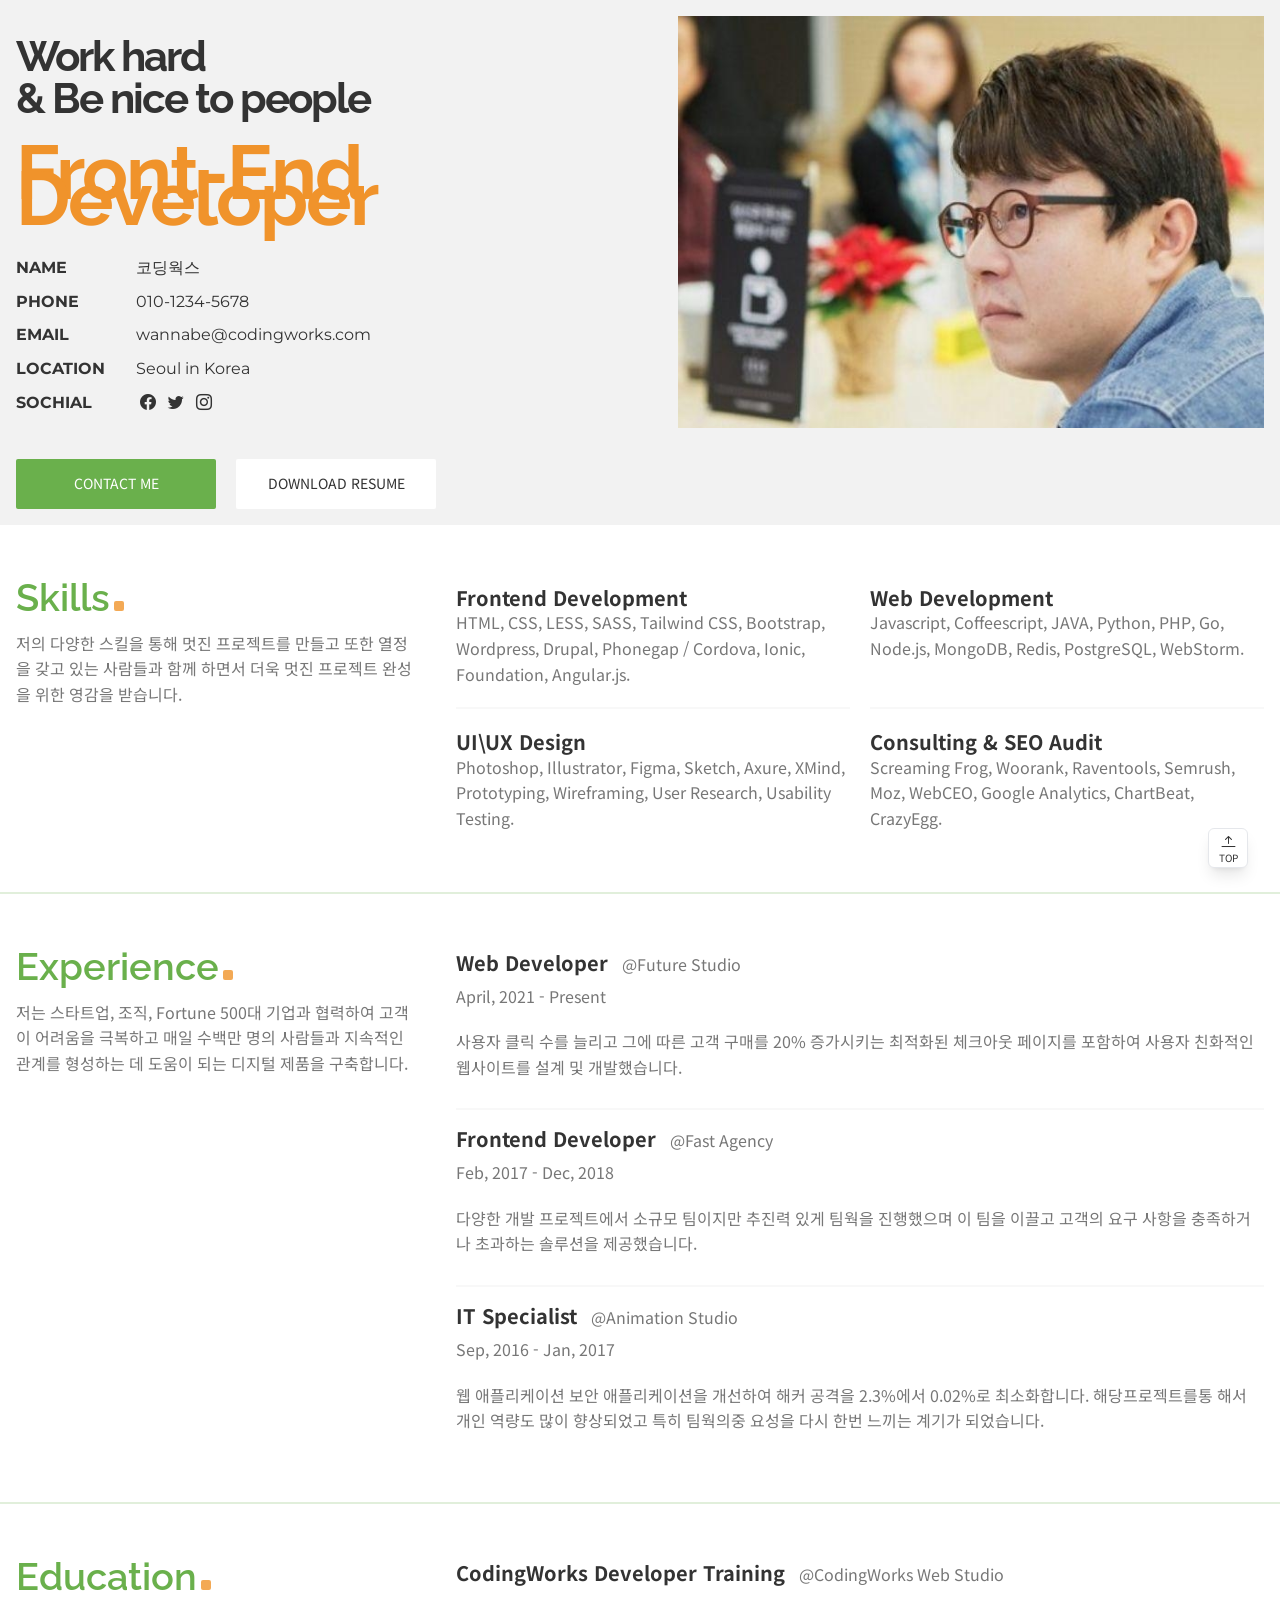
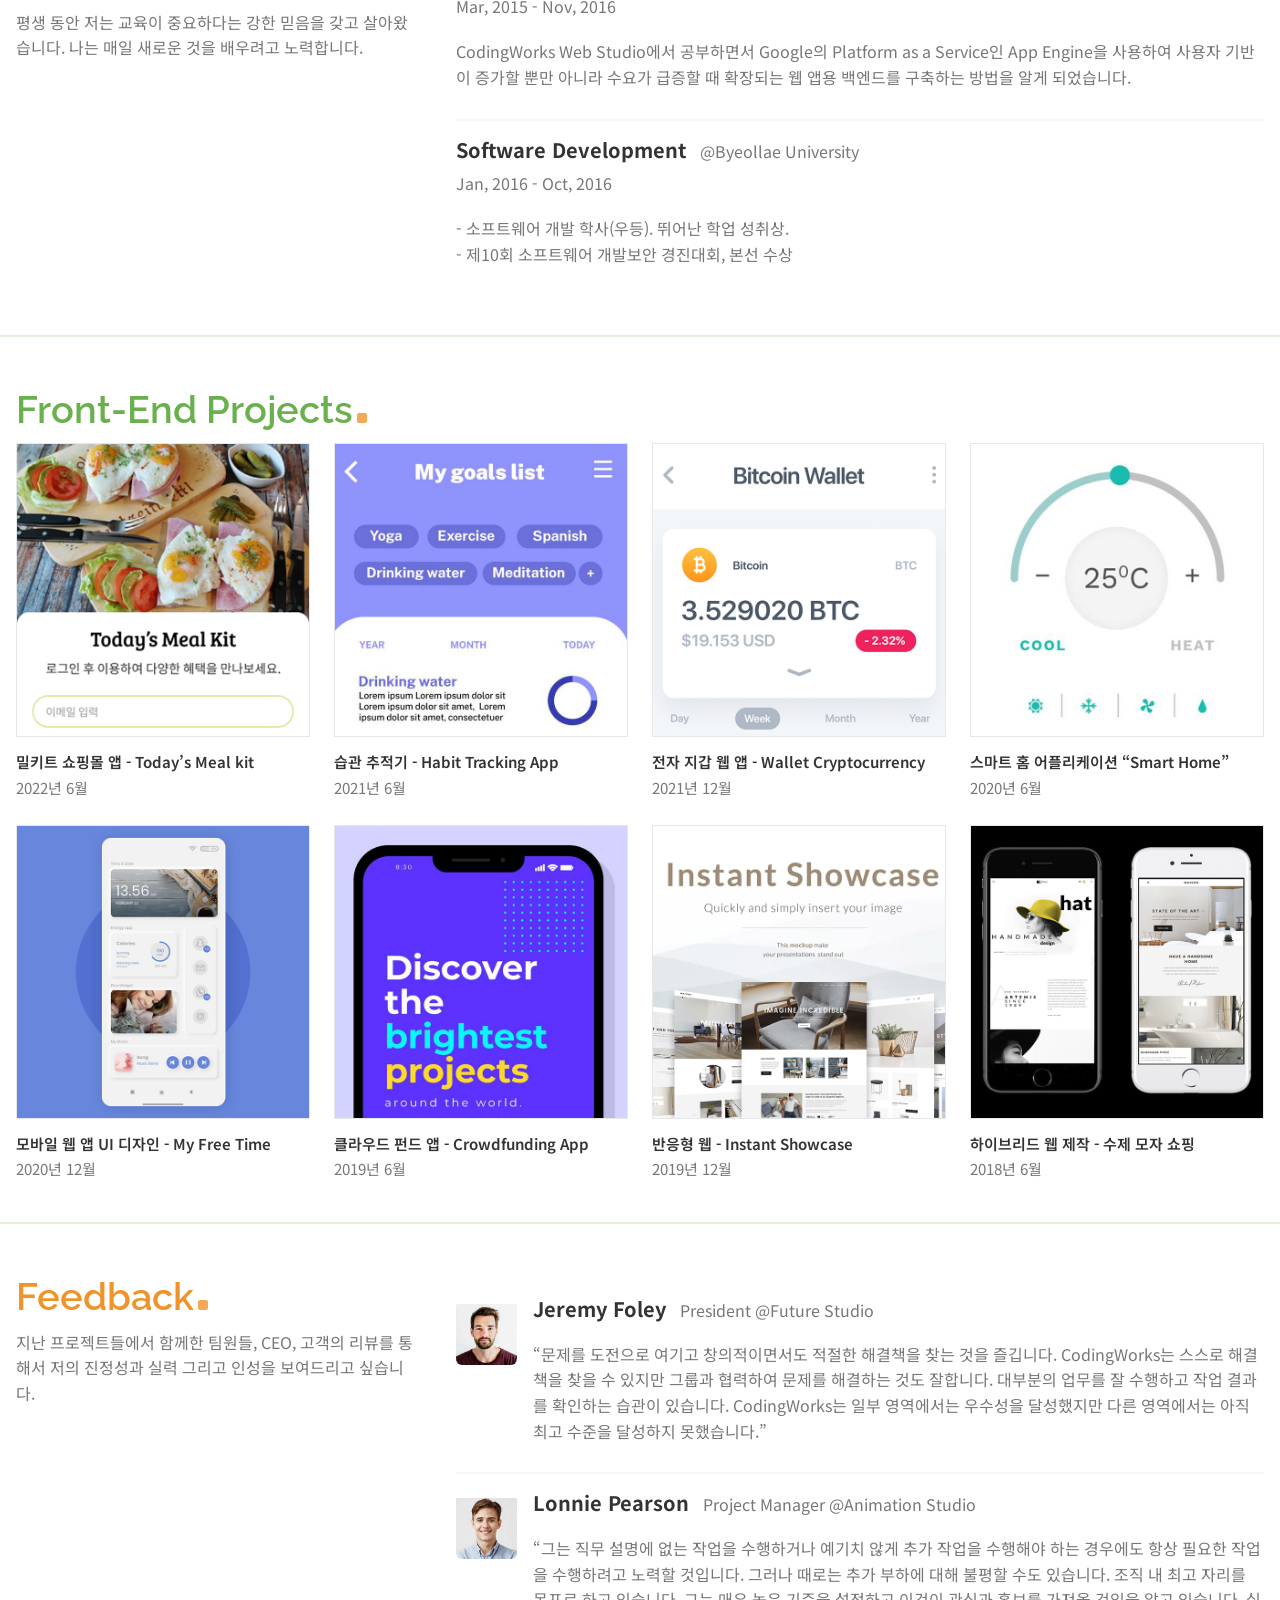
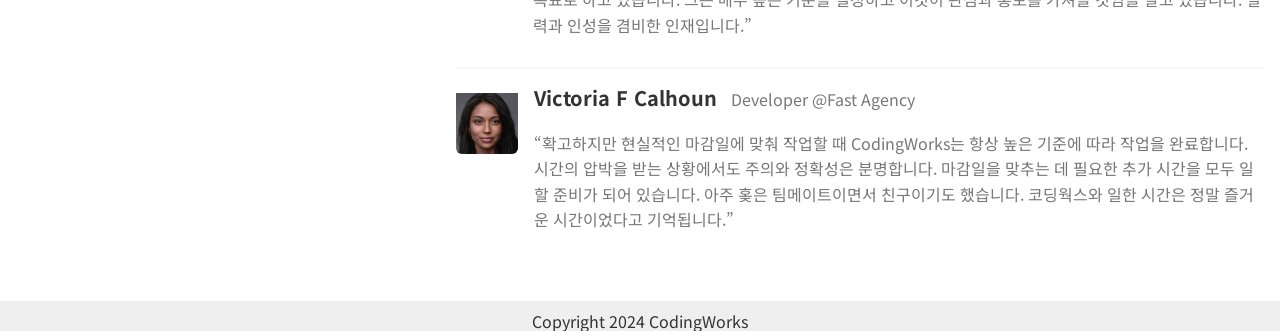
<file: [다운로드]+Tailwind+CSS(v3.4.1)+이론+및+실전+예제+완성본/[다운로드] 섹션 4. Tailwind CSS 반응형 개인 포트폴리오 커리어 웹페이지/02) Tailwind CSS로 반응형 웹 이력서 & 포트폴리오/Frontend-Resume-Portfolio/dist/index.html>
<!DOCTYPE html>
<html lang="ko" class="scroll-smooth">
<head>
  <meta charset="UTF-8">
  <meta name="viewport" content="width=device-width, initial-scale=1.0">
  <title>코딩웍스, Frontend Developer Resume</title>
  <!-- Tailwind Output CSS -->
  <link rel="stylesheet" href="css/output.css">
  <!-- <style>
    html {
      scroll-behavior: smooth;
    }
  </style> -->
</head>
<body>

  <div>
    <section class="intro bg-[#F2F2F2]" id="introduction">
      <div class="content-area flex justify-between md:flex-row flex-col py-4">
        <div>
          <h2 class="font-raleway md:text-[42px] text-[28px] font-bold leading-[1em] tracking-[-2px]">Work hard<br>& Be nice to people</h2>
          <h1 class="font-raleway md:text-[76px] text-[38px] font-bold text-deeporange tracking-[-2px] md:my-10 my-5">Front-End Developer</h1>
          <div class="md:max-w-[420px] w-full">
            <ul class="font-montserrat [&>li]:flex [&>li]:justify-between [&>li]:py-1 [&>li>b]:w-[120px] [&>li>span]:flex-1">
              <li><b>NAME</b><span>코딩웍스</span></li>
              <li><b>PHONE</b><span>010-1234-5678</span></li>
              <li><b>EMAIL</b><span>wannabe@codingworks.com</span></li>
              <li><b>LOCATION</b><span>Seoul in Korea</span></li>
              <li>
                <b>SOCHIAL</b>
                <span class="[&>a:hover]:text-deepgreen [&>a]:mx-1">
                  <a href="#none"><i class="bi bi-facebook"></i></a>
                  <a href="#none"><i class="bi bi-twitter"></i></a>
                  <a href="#none"><i class="bi bi-instagram"></i></a>
                </span>
              </li>
            </ul>
            <div class="flex gap-5 mt-10">
              <button class="bg-deepgreen text-white uppercase rounded-sm flex-1 p-3 text-[14px] hover:shadow-xl transition-all duration-300">contact me</button>
              <button class="bg-white uppercase rounded-sm flex-1 p-3 text-[14px] hover:shadow-xl transition-all duration-300">download resume</button>
            </div>
          </div>
        </div>
        <picture class="md:order-last order-first">
          <source media="(max-width: 767px)" srcset="images/codingworks-square.jpg">
          <img src="images/codingworks-blob.png" alt="codingworks thum">
        </picture>
        <!-- <div>
          <img src="images/codingworks-blob.png" alt="codingworks thum">
        </div> -->
      </div>
    </section>
    <section class="skills border-b-2 border-deepgreen/20">
      <div class="content-area flex gap-10 md:flex-row flex-col">
        <div class="md:basis-[400px]">
          <div class="section-title">
            <h2>Skills</h2>
            <p>
              저의 다양한 스킬을 통해 멋진 프로젝트를 만들고 또한 열정을 갖고 있는 사람들과 함께 하면서 더욱 멋진 프로젝트 완성을 위한 영감을 받습니다.
            </p>
          </div>
        </div>
        <div class="flex-1">
          <div class="flex gap-5 md:flex-row flex-col">
            <div class="flex-1 border-b-2 border-linecolor py-5">
              <h4 class="text-[20px] font-bold">Frontend Development</h4>
              <p class="text-silverblack">
                HTML, CSS, LESS, SASS, Tailwind CSS, Bootstrap, Wordpress, Drupal, Phonegap / Cordova, Ionic, Foundation, Angular.js.
              </p>
            </div>
            <div class="flex-1 border-b-2 border-linecolor py-5">
              <h4 class="text-[20px] font-bold">Web Development</h4>
              <p class="text-silverblack">
                Javascript, Coffeescript, JAVA, Python, PHP, Go, Node.js, MongoDB, Redis, PostgreSQL, WebStorm. 
              </p>
            </div>
          </div>
          <div class="flex gap-5 md:flex-row flex-col">
            <div class="flex-1 py-5">
              <h4 class="text-[20px] font-bold">UI\UX Design</h4>
              <p class="text-silverblack">
                Photoshop, Illustrator, Figma, Sketch, Axure, XMind, Prototyping, Wireframing, User Research, Usability Testing.
              </p>
            </div>
            <div class="flex-1 py-5">
              <h4 class="text-[20px] font-bold">Consulting & SEO Audit</h4>
              <p class="text-silverblack">
                Screaming Frog, Woorank, Raventools, Semrush, Moz, WebCEO, Google Analytics, ChartBeat, CrazyEgg.
              </p>
            </div>
          </div>
        </div>
      </div>
    </section>
    <section class="experience border-b-2 border-deepgreen/20">
      <div class="content-area flex gap-10 md:flex-row flex-col">
        <div class="md:basis-[400px]">
          <div class="section-title">
            <h2>Experience</h2>
            <p>
              저는 스타트업, 조직, Fortune 500대 기업과 협력하여 고객이 어려움을 극복하고 매일 수백만 명의 사람들과 지속적인 관계를 형성하는 데 도움이 되는 디지털 제품을 구축합니다.
            </p>
          </div>
        </div>
        <div class="flex-1 [&>div]:border-b-2 [&>div]:border-linecolor [&>div:last-child]:border-none [&>div]:py-2">
          <div class="at-title">
            <h4>Web Developer <em>@Future Studio</em></h4>
            <span>April, 2021 - Present</span>
            <p>
              사용자 클릭 수를 늘리고 그에 따른 고객 구매를 20% 증가시키는 최적화된 체크아웃 페이지를 포함하여 사용자 친화적인 웹사이트를 설계 및 개발했습니다.
            </p>
          </div>
          <div class="at-title">
            <h4>Frontend Developer <em>@Fast Agency</em></h4>
            <span>Feb, 2017 - Dec, 2018</span>
            <p>
              다양한 개발 프로젝트에서 소규모 팀이지만 추진력 있게 팀웍을 진행했으며 이 팀을 이끌고 고객의 요구 사항을 충족하거나 초과하는 솔루션을 제공했습니다.
            </p>
          </div>
          <div class="at-title">
            <h4>IT Specialist <em>@Animation Studio</em></h4>
            <span>Sep, 2016 - Jan, 2017</span>
            <p>
              웹 애플리케이션 보안 애플리케이션을 개선하여 해커 공격을 2.3%에서 0.02%로 최소화합니다. 해당프로젝트를통 해서 개인 역량도 많이 향상되었고 특히 팀웍의중 요성을 다시 한번 느끼는 계기가 되었습니다.
            </p>
          </div>
        </div>
      </div>
    </section>
    <section class="education border-b-2 border-deepgreen/20">
      <div class="content-area flex gap-10 md:flex-row flex-col">
        <div class="md:basis-[400px]">
          <div class="section-title">
            <h2>Education</h2>
            <p>
              평생 동안 저는 교육이 중요하다는 강한 믿음을 갖고 살아왔습니다. 나는 매일 새로운 것을 배우려고 노력합니다.
            </p>
          </div>
        </div>
        <div class="flex-1 [&>div]:border-b-2 [&>div]:border-linecolor [&>div:last-child]:border-none [&>div]:py-2">
          <div class="at-title">
            <h4>CodingWorks Developer Training  <em>@CodingWorks Web Studio</em></h4>
            <span>Mar, 2015 - Nov, 2016</span>
            <p>
              CodingWorks Web Studio에서 공부하면서 Google의 Platform as a Service인 App Engine을 사용하여 사용자 기반이 증가할 뿐만 아니라 수요가 급증할 때 확장되는 웹 앱용 백엔드를 구축하는 방법을 알게 되었습니다.
            </p>
          </div>
          <div class="at-title">
            <h4>Software Development  <em>@Byeollae University</em></h4>
            <span>Jan, 2016 - Oct, 2016</span>
            <p>
              - 소프트웨어 개발 학사(우등). 뛰어난 학업 성취상.<br>
              - 제10회 소프트웨어 개발보안 경진대회, 본선 수상
            </p>
          </div>
        </div>
      </div>
    </section>
    <section class="frontend-projects border-b-2 border-deepgreen/20">
      <div class="content-area">
        <div class="section-title mb-4">
          <h2>Front-End Projects</h2>
        </div>
        <div class="grid md:grid-cols-4 grid-cols-2 gap-6">
          <div class="project-desc">
            <div>
              <img src="images/project-thum-01.png" alt="Project Thum">
            </div>
            <div>
              <h5>밀키트 쇼핑몰 앱 - Today’s Meal kit</h5>
              <span>2022년 6월</span>
            </div>
          </div>
          <div class="project-desc">
            <div>
              <img src="images/project-thum-02.png" alt="Project Thum">
            </div>
            <div>
              <h5>습관 추적기 - Habit Tracking App</h5>
              <span>2021년 6월</span>
            </div>
          </div>
          <div class="project-desc">
            <div>
              <img src="images/project-thum-03.png" alt="Project Thum">
            </div>
            <div>
              <h5>전자 지갑 웹 앱 - Wallet Cryptocurrency</h5>
              <span>2021년 12월</span>
            </div>
          </div>
          <div class="project-desc">
            <div>
              <img src="images/project-thum-04.png" alt="Project Thum">
            </div>
            <div>
              <h5>스마트 홈 어플리케이션 “Smart Home”</h5>
              <span>2020년 6월</span>
            </div>
          </div>
          <div class="project-desc">
            <div>
              <img src="images/project-thum-05.png" alt="Project Thum">
            </div>
            <div>
              <h5>모바일 웹 앱 UI 디자인 - My Free Time</h5>
              <span>2020년 12월</span>
            </div>
          </div>
          <div class="project-desc">
            <div>
              <img src="images/project-thum-06.png" alt="Project Thum">
            </div>
            <div>
              <h5>클라우드 펀드 앱 - Crowdfunding App</h5>
              <span>2019년 6월</span>
            </div>
          </div>
          <div class="project-desc">
            <div>
              <img src="images/project-thum-07.png" alt="Project Thum">
            </div>
            <div>
              <h5>반응형 웹 - Instant Showcase</h5>
              <span>2019년 12월</span>
            </div>
          </div>
          <div class="project-desc">
            <div>
              <img src="images/project-thum-08.png" alt="Project Thum">
            </div>
            <div>
              <h5>하이브리드 웹 제작 - 수제 모자 쇼핑</h5>
              <span>2018년 6월</span>
            </div>
          </div>
        </div>
      </div>
    </section>
    <section class="feedback">
      <div class="content-area flex gap-10 md:flex-row flex-col">
        <div class="md:basis-[400px]">
          <div class="section-title">
            <h2 class="!text-deeporange">Feedback</h2>
            <p>
              지난 프로젝트들에서 함께한 팀원들, CEO, 고객의 리뷰를 통해서 저의 진정성과 실력 그리고 인성을 보여드리고 싶습니다.  
            </p>
          </div>
        </div>
        <div class="flex-1 [&>div]:border-b-2 [&>div]:border-linecolor [&>div:last-child]:border-none [&>div]:py-2 pt-4">
          <div class="flex gap-4">
            <div class="md:block hidden">
              <img class="rounded-md pt-4" src="images/feedback-face-01.jpg" alt="feedback face">
            </div>
            <div class="at-title">
              <h4>Jeremy Foley <em>President @Future Studio</em></h4>
              <p>
                <q>문제를 도전으로 여기고 창의적이면서도 적절한 해결책을 찾는 것을 즐깁니다. CodingWorks는 스스로 해결책을 찾을 수 있지만 그룹과 협력하여 문제를 해결하는 것도 잘합니다. 대부분의 업무를 잘 수행하고 작업 결과를 확인하는 습관이 있습니다. CodingWorks는 일부 영역에서는 우수성을 달성했지만 다른 영역에서는 아직 최고 수준을 달성하지 못했습니다.</q>
              </p>
            </div>
          </div>
          <div class="flex gap-4">
            <div class="md:block hidden">
              <img class="rounded-md pt-4" src="images/feedback-face-02.jpg" alt="feedback face">
            </div>
            <div class="at-title">
              <h4>Lonnie Pearson <em>Project Manager @Animation Studio</em></h4>
              <p>
                <q>그는 직무 설명에 없는 작업을 수행하거나 예기치 않게 추가 작업을 수행해야 하는 경우에도 항상 필요한 작업을 수행하려고 노력할 것입니다. 그러나 때로는 추가 부하에 대해 불평할 수도 있습니다. 조직 내 최고 자리를 목표로 하고 있습니다. 그는 매우 높은 기준을 설정하고 이것이 관심과 홍보를 가져올 것임을 알고 있습니다. 실력과 인성을 겸비한 인재입니다.</q>
              </p>
            </div>
          </div>
          <div class="flex gap-4">
            <div class="md:block hidden">
              <img class="rounded-md pt-4" src="images/feedback-face-03.jpg" alt="feedback face">
            </div>
            <div class="at-title">
              <h4>Victoria F Calhoun <em>Developer @Fast Agency</em></h4>
              <p>
                <q>확고하지만 현실적인 마감일에 맞춰 작업할 때 CodingWorks는 항상 높은 기준에 따라 작업을 완료합니다. 시간의 압박을 받는 상황에서도 주의와 정확성은 분명합니다. 마감일을 맞추는 데 필요한 추가 시간을 모두 일할 준비가 되어 있습니다. 아주 홎은 팀메이트이면서 친구이기도 했습니다. 코딩웍스와 일한 시간은 정말 즐거운 시간이었다고 기억됩니다.</q>
              </p>
            </div>
          </div>
        </div>
      </div>
    </section>
    <footer class="bg-[#EFEFEF] text-center p-2">
      <p>Copyright 2024 CodingWorks</p>
    </footer>
  </div>

  <a class="fixed right-8 bottom-8 size-[40px] border border-gray-200 rounded-md shadow-lg bg-white text-center" href="#introduction">
    <i class="bi bi-arrow-bar-up"></i>
    <span class="block text-[10px] uppercase translate-y-[-10px]">top</span>
  </a>
  
</body>
</html>
</file>
<file: [다운로드]+Tailwind+CSS(v3.4.1)+이론+및+실전+예제+완성본/[다운로드] 섹션 4. Tailwind CSS 반응형 개인 포트폴리오 커리어 웹페이지/02) Tailwind CSS로 반응형 웹 이력서 & 포트폴리오/Frontend-Resume-Portfolio/dist/css/output.css>
@import url('https://fonts.googleapis.com/css2?family=Noto+Sans+KR:wght@100..900&family=Raleway:ital,wght@0,100..900;1,100..900&display=swap');

@import url('https://fonts.googleapis.com/css2?family=Montserrat:ital,wght@0,100..900;1,100..900&display=swap');

@import url('https://fonts.googleapis.com/css2?family=Raleway:ital,wght@0,100..900;1,100..900&display=swap');

@import url("https://cdn.jsdelivr.net/npm/bootstrap-icons@1.11.3/font/bootstrap-icons.min.css");

/* Google Web Font */

/* Bootstrap Icons */

/* ! tailwindcss v3.4.1 | MIT License | https://tailwindcss.com */

/*
1. Prevent padding and border from affecting element width. (https://github.com/mozdevs/cssremedy/issues/4)
2. Allow adding a border to an element by just adding a border-width. (https://github.com/tailwindcss/tailwindcss/pull/116)
*/

*,
::before,
::after {
  box-sizing: border-box;
  /* 1 */
  border-width: 0;
  /* 2 */
  border-style: solid;
  /* 2 */
  border-color: #e5e7eb;
  /* 2 */
}

::before,
::after {
  --tw-content: '';
}

/*
1. Use a consistent sensible line-height in all browsers.
2. Prevent adjustments of font size after orientation changes in iOS.
3. Use a more readable tab size.
4. Use the user's configured `sans` font-family by default.
5. Use the user's configured `sans` font-feature-settings by default.
6. Use the user's configured `sans` font-variation-settings by default.
7. Disable tap highlights on iOS
*/

html,
:host {
  line-height: 1.5;
  /* 1 */
  -webkit-text-size-adjust: 100%;
  /* 2 */
  -moz-tab-size: 4;
  /* 3 */
  -o-tab-size: 4;
     tab-size: 4;
  /* 3 */
  font-family: Noto Sans KR, Arial, sans-serif;
  /* 4 */
  font-feature-settings: normal;
  /* 5 */
  font-variation-settings: normal;
  /* 6 */
  -webkit-tap-highlight-color: transparent;
  /* 7 */
}

/*
1. Remove the margin in all browsers.
2. Inherit line-height from `html` so users can set them as a class directly on the `html` element.
*/

body {
  margin: 0;
  /* 1 */
  line-height: inherit;
  /* 2 */
}

/*
1. Add the correct height in Firefox.
2. Correct the inheritance of border color in Firefox. (https://bugzilla.mozilla.org/show_bug.cgi?id=190655)
3. Ensure horizontal rules are visible by default.
*/

hr {
  height: 0;
  /* 1 */
  color: inherit;
  /* 2 */
  border-top-width: 1px;
  /* 3 */
}

/*
Add the correct text decoration in Chrome, Edge, and Safari.
*/

abbr:where([title]) {
  -webkit-text-decoration: underline dotted;
          text-decoration: underline dotted;
}

/*
Remove the default font size and weight for headings.
*/

h1,
h2,
h3,
h4,
h5,
h6 {
  font-size: inherit;
  font-weight: inherit;
}

/*
Reset links to optimize for opt-in styling instead of opt-out.
*/

a {
  color: inherit;
  text-decoration: inherit;
}

/*
Add the correct font weight in Edge and Safari.
*/

b,
strong {
  font-weight: bolder;
}

/*
1. Use the user's configured `mono` font-family by default.
2. Use the user's configured `mono` font-feature-settings by default.
3. Use the user's configured `mono` font-variation-settings by default.
4. Correct the odd `em` font sizing in all browsers.
*/

code,
kbd,
samp,
pre {
  font-family: ui-monospace, SFMono-Regular, Menlo, Monaco, Consolas, "Liberation Mono", "Courier New", monospace;
  /* 1 */
  font-feature-settings: normal;
  /* 2 */
  font-variation-settings: normal;
  /* 3 */
  font-size: 1em;
  /* 4 */
}

/*
Add the correct font size in all browsers.
*/

small {
  font-size: 80%;
}

/*
Prevent `sub` and `sup` elements from affecting the line height in all browsers.
*/

sub,
sup {
  font-size: 75%;
  line-height: 0;
  position: relative;
  vertical-align: baseline;
}

sub {
  bottom: -0.25em;
}

sup {
  top: -0.5em;
}

/*
1. Remove text indentation from table contents in Chrome and Safari. (https://bugs.chromium.org/p/chromium/issues/detail?id=999088, https://bugs.webkit.org/show_bug.cgi?id=201297)
2. Correct table border color inheritance in all Chrome and Safari. (https://bugs.chromium.org/p/chromium/issues/detail?id=935729, https://bugs.webkit.org/show_bug.cgi?id=195016)
3. Remove gaps between table borders by default.
*/

table {
  text-indent: 0;
  /* 1 */
  border-color: inherit;
  /* 2 */
  border-collapse: collapse;
  /* 3 */
}

/*
1. Change the font styles in all browsers.
2. Remove the margin in Firefox and Safari.
3. Remove default padding in all browsers.
*/

button,
input,
optgroup,
select,
textarea {
  font-family: inherit;
  /* 1 */
  font-feature-settings: inherit;
  /* 1 */
  font-variation-settings: inherit;
  /* 1 */
  font-size: 100%;
  /* 1 */
  font-weight: inherit;
  /* 1 */
  line-height: inherit;
  /* 1 */
  color: inherit;
  /* 1 */
  margin: 0;
  /* 2 */
  padding: 0;
  /* 3 */
}

/*
Remove the inheritance of text transform in Edge and Firefox.
*/

button,
select {
  text-transform: none;
}

/*
1. Correct the inability to style clickable types in iOS and Safari.
2. Remove default button styles.
*/

button,
[type='button'],
[type='reset'],
[type='submit'] {
  -webkit-appearance: button;
  /* 1 */
  background-color: transparent;
  /* 2 */
  background-image: none;
  /* 2 */
}

/*
Use the modern Firefox focus style for all focusable elements.
*/

:-moz-focusring {
  outline: auto;
}

/*
Remove the additional `:invalid` styles in Firefox. (https://github.com/mozilla/gecko-dev/blob/2f9eacd9d3d995c937b4251a5557d95d494c9be1/layout/style/res/forms.css#L728-L737)
*/

:-moz-ui-invalid {
  box-shadow: none;
}

/*
Add the correct vertical alignment in Chrome and Firefox.
*/

progress {
  vertical-align: baseline;
}

/*
Correct the cursor style of increment and decrement buttons in Safari.
*/

::-webkit-inner-spin-button,
::-webkit-outer-spin-button {
  height: auto;
}

/*
1. Correct the odd appearance in Chrome and Safari.
2. Correct the outline style in Safari.
*/

[type='search'] {
  -webkit-appearance: textfield;
  /* 1 */
  outline-offset: -2px;
  /* 2 */
}

/*
Remove the inner padding in Chrome and Safari on macOS.
*/

::-webkit-search-decoration {
  -webkit-appearance: none;
}

/*
1. Correct the inability to style clickable types in iOS and Safari.
2. Change font properties to `inherit` in Safari.
*/

::-webkit-file-upload-button {
  -webkit-appearance: button;
  /* 1 */
  font: inherit;
  /* 2 */
}

/*
Add the correct display in Chrome and Safari.
*/

summary {
  display: list-item;
}

/*
Removes the default spacing and border for appropriate elements.
*/

blockquote,
dl,
dd,
h1,
h2,
h3,
h4,
h5,
h6,
hr,
figure,
p,
pre {
  margin: 0;
}

fieldset {
  margin: 0;
  padding: 0;
}

legend {
  padding: 0;
}

ol,
ul,
menu {
  list-style: none;
  margin: 0;
  padding: 0;
}

/*
Reset default styling for dialogs.
*/

dialog {
  padding: 0;
}

/*
Prevent resizing textareas horizontally by default.
*/

textarea {
  resize: vertical;
}

/*
1. Reset the default placeholder opacity in Firefox. (https://github.com/tailwindlabs/tailwindcss/issues/3300)
2. Set the default placeholder color to the user's configured gray 400 color.
*/

input::-moz-placeholder, textarea::-moz-placeholder {
  opacity: 1;
  /* 1 */
  color: #9ca3af;
  /* 2 */
}

input::placeholder,
textarea::placeholder {
  opacity: 1;
  /* 1 */
  color: #9ca3af;
  /* 2 */
}

/*
Set the default cursor for buttons.
*/

button,
[role="button"] {
  cursor: pointer;
}

/*
Make sure disabled buttons don't get the pointer cursor.
*/

:disabled {
  cursor: default;
}

/*
1. Make replaced elements `display: block` by default. (https://github.com/mozdevs/cssremedy/issues/14)
2. Add `vertical-align: middle` to align replaced elements more sensibly by default. (https://github.com/jensimmons/cssremedy/issues/14#issuecomment-634934210)
   This can trigger a poorly considered lint error in some tools but is included by design.
*/

img,
svg,
video,
canvas,
audio,
iframe,
embed,
object {
  display: block;
  /* 1 */
  vertical-align: middle;
  /* 2 */
}

/*
Constrain images and videos to the parent width and preserve their intrinsic aspect ratio. (https://github.com/mozdevs/cssremedy/issues/14)
*/

img,
video {
  max-width: 100%;
  height: auto;
}

/* Make elements with the HTML hidden attribute stay hidden by default */

[hidden] {
  display: none;
}

body{
  font-family: Noto Sans KR, sans-serif;
  font-size: 16px;
  font-weight: 400;
  line-height: 1.6em;
  --tw-text-opacity: 1;
  color: rgb(51 51 51 / var(--tw-text-opacity));
}

h1{
  margin-top: 1.25rem;
  margin-bottom: 1.25rem;
  font-size: 2rem;
  font-weight: 600;
}

h2{
  margin-top: 1.25rem;
  margin-bottom: 1.25rem;
  font-size: 1.5rem;
  font-weight: 600;
}

h3{
  margin-top: 1.25rem;
  margin-bottom: 1.25rem;
  font-size: 1.17rem;
  font-weight: 600;
}

*, ::before, ::after{
  --tw-border-spacing-x: 0;
  --tw-border-spacing-y: 0;
  --tw-translate-x: 0;
  --tw-translate-y: 0;
  --tw-rotate: 0;
  --tw-skew-x: 0;
  --tw-skew-y: 0;
  --tw-scale-x: 1;
  --tw-scale-y: 1;
  --tw-pan-x:  ;
  --tw-pan-y:  ;
  --tw-pinch-zoom:  ;
  --tw-scroll-snap-strictness: proximity;
  --tw-gradient-from-position:  ;
  --tw-gradient-via-position:  ;
  --tw-gradient-to-position:  ;
  --tw-ordinal:  ;
  --tw-slashed-zero:  ;
  --tw-numeric-figure:  ;
  --tw-numeric-spacing:  ;
  --tw-numeric-fraction:  ;
  --tw-ring-inset:  ;
  --tw-ring-offset-width: 0px;
  --tw-ring-offset-color: #fff;
  --tw-ring-color: rgb(59 130 246 / 0.5);
  --tw-ring-offset-shadow: 0 0 #0000;
  --tw-ring-shadow: 0 0 #0000;
  --tw-shadow: 0 0 #0000;
  --tw-shadow-colored: 0 0 #0000;
  --tw-blur:  ;
  --tw-brightness:  ;
  --tw-contrast:  ;
  --tw-grayscale:  ;
  --tw-hue-rotate:  ;
  --tw-invert:  ;
  --tw-saturate:  ;
  --tw-sepia:  ;
  --tw-drop-shadow:  ;
  --tw-backdrop-blur:  ;
  --tw-backdrop-brightness:  ;
  --tw-backdrop-contrast:  ;
  --tw-backdrop-grayscale:  ;
  --tw-backdrop-hue-rotate:  ;
  --tw-backdrop-invert:  ;
  --tw-backdrop-opacity:  ;
  --tw-backdrop-saturate:  ;
  --tw-backdrop-sepia:  ;
}

::backdrop{
  --tw-border-spacing-x: 0;
  --tw-border-spacing-y: 0;
  --tw-translate-x: 0;
  --tw-translate-y: 0;
  --tw-rotate: 0;
  --tw-skew-x: 0;
  --tw-skew-y: 0;
  --tw-scale-x: 1;
  --tw-scale-y: 1;
  --tw-pan-x:  ;
  --tw-pan-y:  ;
  --tw-pinch-zoom:  ;
  --tw-scroll-snap-strictness: proximity;
  --tw-gradient-from-position:  ;
  --tw-gradient-via-position:  ;
  --tw-gradient-to-position:  ;
  --tw-ordinal:  ;
  --tw-slashed-zero:  ;
  --tw-numeric-figure:  ;
  --tw-numeric-spacing:  ;
  --tw-numeric-fraction:  ;
  --tw-ring-inset:  ;
  --tw-ring-offset-width: 0px;
  --tw-ring-offset-color: #fff;
  --tw-ring-color: rgb(59 130 246 / 0.5);
  --tw-ring-offset-shadow: 0 0 #0000;
  --tw-ring-shadow: 0 0 #0000;
  --tw-shadow: 0 0 #0000;
  --tw-shadow-colored: 0 0 #0000;
  --tw-blur:  ;
  --tw-brightness:  ;
  --tw-contrast:  ;
  --tw-grayscale:  ;
  --tw-hue-rotate:  ;
  --tw-invert:  ;
  --tw-saturate:  ;
  --tw-sepia:  ;
  --tw-drop-shadow:  ;
  --tw-backdrop-blur:  ;
  --tw-backdrop-brightness:  ;
  --tw-backdrop-contrast:  ;
  --tw-backdrop-grayscale:  ;
  --tw-backdrop-hue-rotate:  ;
  --tw-backdrop-invert:  ;
  --tw-backdrop-opacity:  ;
  --tw-backdrop-saturate:  ;
  --tw-backdrop-sepia:  ;
}

.content-area{
  margin-left: auto;
  margin-right: auto;
  max-width: 1280px;
  padding: 1rem;
  padding-top: 2.5rem;
  padding-bottom: 2.5rem;
}

.section-title > h2{
  font-family: Raleway, sans-serif;
  font-size: 38px;
  font-weight: 600;
  --tw-text-opacity: 1;
  color: rgb(106 176 76 / var(--tw-text-opacity));
}

.section-title > h2::after{
  margin-left: 0.25rem;
  display: inline-block;
  width: 10px;
  height: 10px;
  border-radius: 0.125rem;
  background-color: rgb(240 147 43 / 0.8);
  --tw-content: '';
  content: var(--tw-content);
}

.section-title > p{
  --tw-text-opacity: 1;
  color: rgb(119 119 119 / var(--tw-text-opacity));
}

.at-title > h4{
  margin-top: 0.5rem;
  margin-bottom: 0.5rem;
  font-size: 20px;
  font-weight: 700;
}

.at-title > h4 > em{
  margin-left: 0.5rem;
  font-size: 1rem;
  line-height: 1.5rem;
  font-weight: 400;
  font-style: normal;
  --tw-text-opacity: 1;
  color: rgb(119 119 119 / var(--tw-text-opacity));
}

.at-title > span{
  --tw-text-opacity: 1;
  color: rgb(119 119 119 / var(--tw-text-opacity));
}

.at-title > p{
  margin-top: 1.25rem;
  margin-bottom: 1.25rem;
  --tw-text-opacity: 1;
  color: rgb(119 119 119 / var(--tw-text-opacity));
}

.project-desc > div > img{
  border-width: 1px;
}

.project-desc > div > h5{
  margin-top: 0.75rem;
  font-size: 15px;
  font-weight: 600;
}

.project-desc > div > span{
  font-size: 15px;
  --tw-text-opacity: 1;
  color: rgb(119 119 119 / var(--tw-text-opacity));
}

.fixed{
  position: fixed;
}

.bottom-4{
  bottom: 1rem;
}

.right-4{
  right: 1rem;
}

.right-10{
  right: 2.5rem;
}

.bottom-10{
  bottom: 2.5rem;
}

.right-5{
  right: 1.25rem;
}

.bottom-5{
  bottom: 1.25rem;
}

.right-8{
  right: 2rem;
}

.bottom-8{
  bottom: 2rem;
}

.order-first{
  order: -9999;
}

.my-5{
  margin-top: 1.25rem;
  margin-bottom: 1.25rem;
}

.mb-4{
  margin-bottom: 1rem;
}

.mt-10{
  margin-top: 2.5rem;
}

.block{
  display: block;
}

.flex{
  display: flex;
}

.grid{
  display: grid;
}

.hidden{
  display: none;
}

.size-\[40px\]{
  width: 40px;
  height: 40px;
}

.size-\[\]{
  width: ;
  height: ;
}

.size-\[40\]{
  width: 40;
  height: 40;
}

.w-full{
  width: 100%;
}

.flex-1{
  flex: 1 1 0%;
}

.translate-y-\[-10px\]{
  --tw-translate-y: -10px;
  transform: translate(var(--tw-translate-x), var(--tw-translate-y)) rotate(var(--tw-rotate)) skewX(var(--tw-skew-x)) skewY(var(--tw-skew-y)) scaleX(var(--tw-scale-x)) scaleY(var(--tw-scale-y));
}

.translate-y-\[\]{
  --tw-translate-y: ;
  transform: translate(var(--tw-translate-x), var(--tw-translate-y)) rotate(var(--tw-rotate)) skewX(var(--tw-skew-x)) skewY(var(--tw-skew-y)) scaleX(var(--tw-scale-x)) scaleY(var(--tw-scale-y));
}

.translate-y-\[-10\]{
  --tw-translate-y: -10;
  transform: translate(var(--tw-translate-x), var(--tw-translate-y)) rotate(var(--tw-rotate)) skewX(var(--tw-skew-x)) skewY(var(--tw-skew-y)) scaleX(var(--tw-scale-x)) scaleY(var(--tw-scale-y));
}

.grid-cols-2{
  grid-template-columns: repeat(2, minmax(0, 1fr));
}

.flex-col{
  flex-direction: column;
}

.justify-between{
  justify-content: space-between;
}

.gap-10{
  gap: 2.5rem;
}

.gap-4{
  gap: 1rem;
}

.gap-5{
  gap: 1.25rem;
}

.gap-6{
  gap: 1.5rem;
}

.scroll-smooth{
  scroll-behavior: smooth;
}

.rounded-md{
  border-radius: 0.375rem;
}

.rounded-sm{
  border-radius: 0.125rem;
}

.border{
  border-width: 1px;
}

.border-b-2{
  border-bottom-width: 2px;
}

.border-deepgreen\/20{
  border-color: rgb(106 176 76 / 0.2);
}

.border-linecolor{
  --tw-border-opacity: 1;
  border-color: rgb(248 248 248 / var(--tw-border-opacity));
}

.border-red-500{
  --tw-border-opacity: 1;
  border-color: rgb(239 68 68 / var(--tw-border-opacity));
}

.border-gray-500{
  --tw-border-opacity: 1;
  border-color: rgb(107 114 128 / var(--tw-border-opacity));
}

.border-gray-200{
  --tw-border-opacity: 1;
  border-color: rgb(229 231 235 / var(--tw-border-opacity));
}

.border-gray-100{
  --tw-border-opacity: 1;
  border-color: rgb(243 244 246 / var(--tw-border-opacity));
}

.bg-\[\#EFEFEF\]{
  --tw-bg-opacity: 1;
  background-color: rgb(239 239 239 / var(--tw-bg-opacity));
}

.bg-\[\#F2F2F2\]{
  --tw-bg-opacity: 1;
  background-color: rgb(242 242 242 / var(--tw-bg-opacity));
}

.bg-deepgreen{
  --tw-bg-opacity: 1;
  background-color: rgb(106 176 76 / var(--tw-bg-opacity));
}

.bg-white{
  --tw-bg-opacity: 1;
  background-color: rgb(255 255 255 / var(--tw-bg-opacity));
}

.p-2{
  padding: 0.5rem;
}

.p-3{
  padding: 0.75rem;
}

.py-4{
  padding-top: 1rem;
  padding-bottom: 1rem;
}

.py-5{
  padding-top: 1.25rem;
  padding-bottom: 1.25rem;
}

.pt-4{
  padding-top: 1rem;
}

.text-center{
  text-align: center;
}

.font-montserrat{
  font-family: Montserrat, sans-serif;
}

.font-raleway{
  font-family: Raleway, sans-serif;
}

.text-\[10px\]{
  font-size: 10px;
}

.text-\[14px\]{
  font-size: 14px;
}

.text-\[20px\]{
  font-size: 20px;
}

.text-\[28px\]{
  font-size: 28px;
}

.text-\[38px\]{
  font-size: 38px;
}

.font-bold{
  font-weight: 700;
}

.uppercase{
  text-transform: uppercase;
}

.leading-\[1em\]{
  line-height: 1em;
}

.tracking-\[-2px\]{
  letter-spacing: -2px;
}

.\!text-deeporange{
  --tw-text-opacity: 1 !important;
  color: rgb(240 147 43 / var(--tw-text-opacity)) !important;
}

.text-deeporange{
  --tw-text-opacity: 1;
  color: rgb(240 147 43 / var(--tw-text-opacity));
}

.text-gray-400{
  --tw-text-opacity: 1;
  color: rgb(156 163 175 / var(--tw-text-opacity));
}

.text-silverblack{
  --tw-text-opacity: 1;
  color: rgb(119 119 119 / var(--tw-text-opacity));
}

.text-white{
  --tw-text-opacity: 1;
  color: rgb(255 255 255 / var(--tw-text-opacity));
}

.shadow-lg{
  --tw-shadow: 0 10px 15px -3px rgb(0 0 0 / 0.1), 0 4px 6px -4px rgb(0 0 0 / 0.1);
  --tw-shadow-colored: 0 10px 15px -3px var(--tw-shadow-color), 0 4px 6px -4px var(--tw-shadow-color);
  box-shadow: var(--tw-ring-offset-shadow, 0 0 #0000), var(--tw-ring-shadow, 0 0 #0000), var(--tw-shadow);
}

.transition-all{
  transition-property: all;
  transition-timing-function: cubic-bezier(0.4, 0, 0.2, 1);
  transition-duration: 150ms;
}

.duration-300{
  transition-duration: 300ms;
}

/* 기본(Base) 스타일 설정 */

/* 자주 사용하는 컴포넌트 클래스 설정(스타일 적용시 @apply) */

.hover\:shadow-xl:hover{
  --tw-shadow: 0 20px 25px -5px rgb(0 0 0 / 0.1), 0 8px 10px -6px rgb(0 0 0 / 0.1);
  --tw-shadow-colored: 0 20px 25px -5px var(--tw-shadow-color), 0 8px 10px -6px var(--tw-shadow-color);
  box-shadow: var(--tw-ring-offset-shadow, 0 0 #0000), var(--tw-ring-shadow, 0 0 #0000), var(--tw-shadow);
}

@media (min-width: 768px){
  .md\:bottom-8{
    bottom: 2rem;
  }

  .md\:right-8{
    right: 2rem;
  }

  .md\:order-last{
    order: 9999;
  }

  .md\:my-10{
    margin-top: 2.5rem;
    margin-bottom: 2.5rem;
  }

  .md\:block{
    display: block;
  }

  .md\:hidden{
    display: none;
  }

  .md\:max-w-\[420px\]{
    max-width: 420px;
  }

  .md\:basis-\[400px\]{
    flex-basis: 400px;
  }

  .md\:grid-cols-4{
    grid-template-columns: repeat(4, minmax(0, 1fr));
  }

  .md\:flex-row{
    flex-direction: row;
  }

  .md\:text-\[42px\]{
    font-size: 42px;
  }

  .md\:text-\[76px\]{
    font-size: 76px;
  }
}

.\[\&\>a\:hover\]\:text-deepgreen>a:hover{
  --tw-text-opacity: 1;
  color: rgb(106 176 76 / var(--tw-text-opacity));
}

.\[\&\>a\]\:mx-1>a{
  margin-left: 0.25rem;
  margin-right: 0.25rem;
}

.\[\&\>div\:last-child\]\:border-none>div:last-child{
  border-style: none;
}

.\[\&\>div\]\:border-b-2>div{
  border-bottom-width: 2px;
}

.\[\&\>div\]\:border-linecolor>div{
  --tw-border-opacity: 1;
  border-color: rgb(248 248 248 / var(--tw-border-opacity));
}

.\[\&\>div\]\:py-2>div{
  padding-top: 0.5rem;
  padding-bottom: 0.5rem;
}

.\[\&\>li\>b\]\:w-\[120px\]>li>b{
  width: 120px;
}

.\[\&\>li\>span\]\:flex-1>li>span{
  flex: 1 1 0%;
}

.\[\&\>li\]\:flex>li{
  display: flex;
}

.\[\&\>li\]\:justify-between>li{
  justify-content: space-between;
}

.\[\&\>li\]\:py-1>li{
  padding-top: 0.25rem;
  padding-bottom: 0.25rem;
}
</file>
